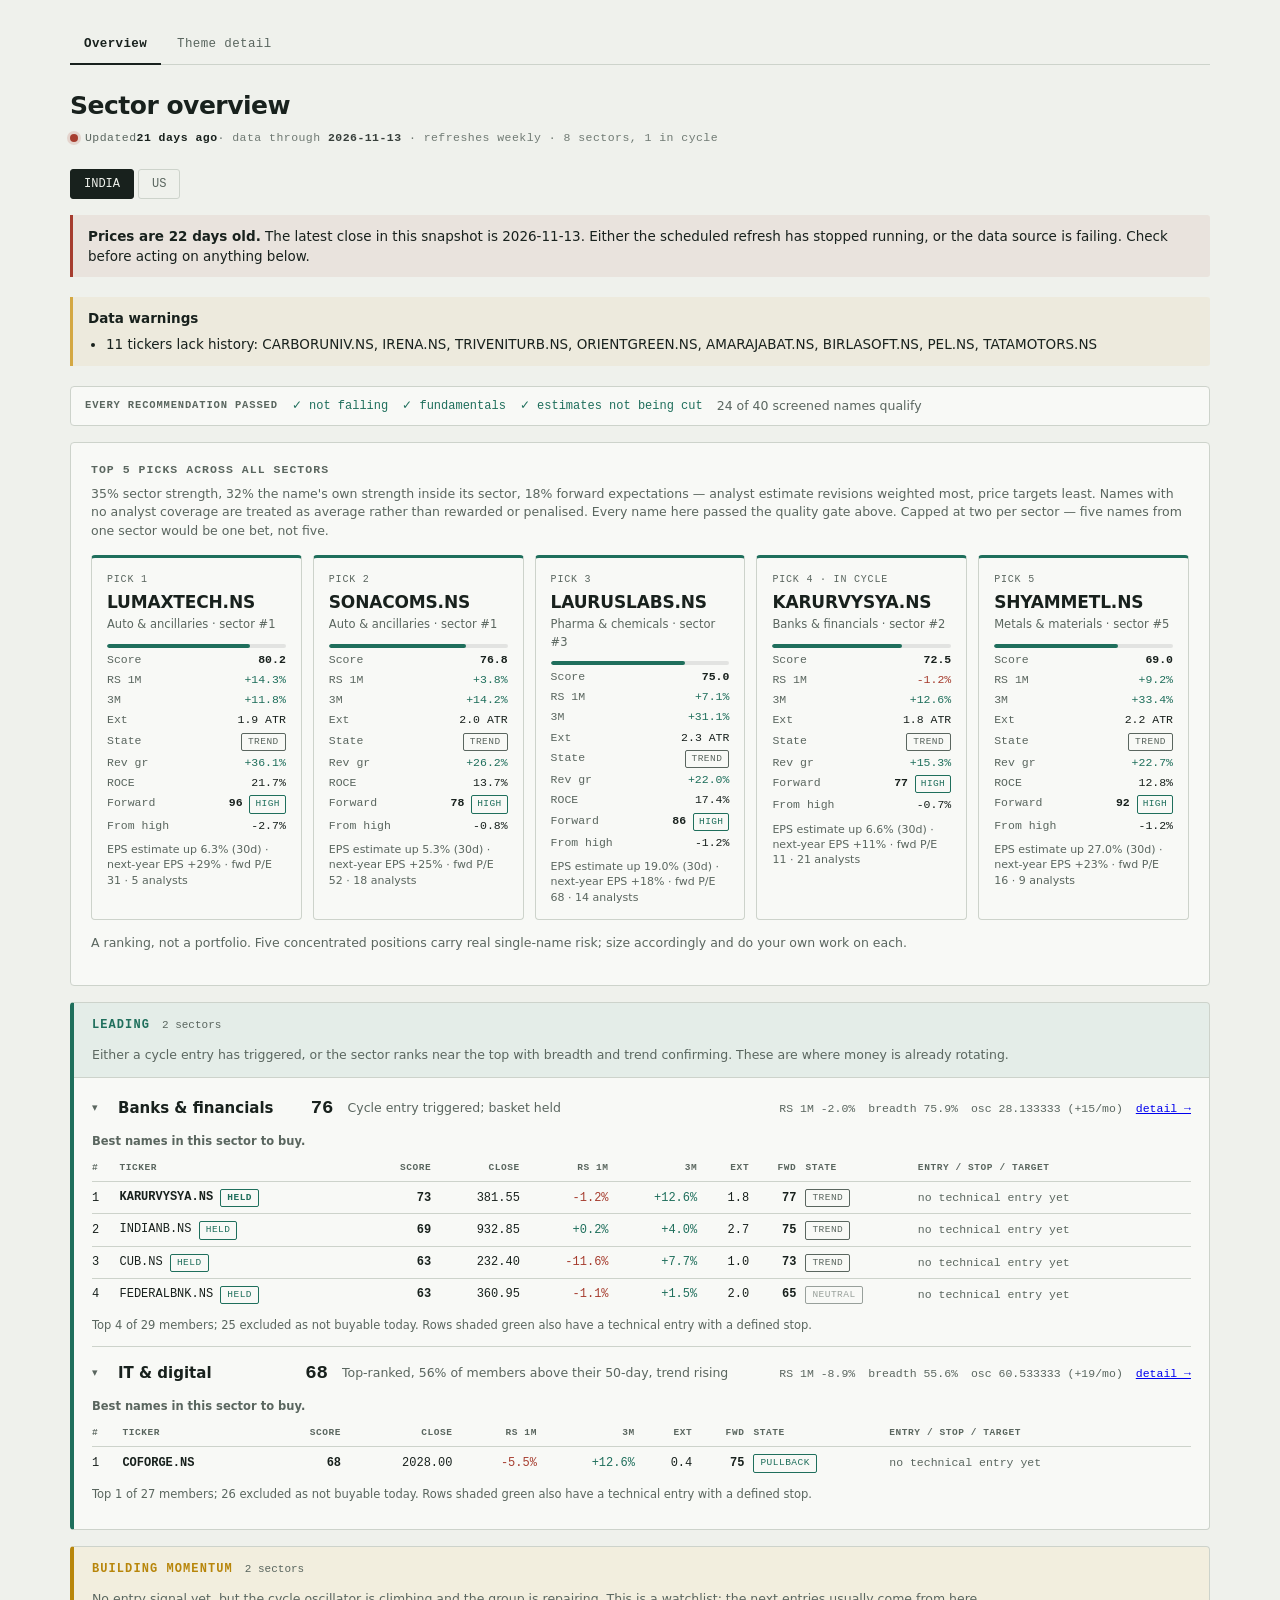
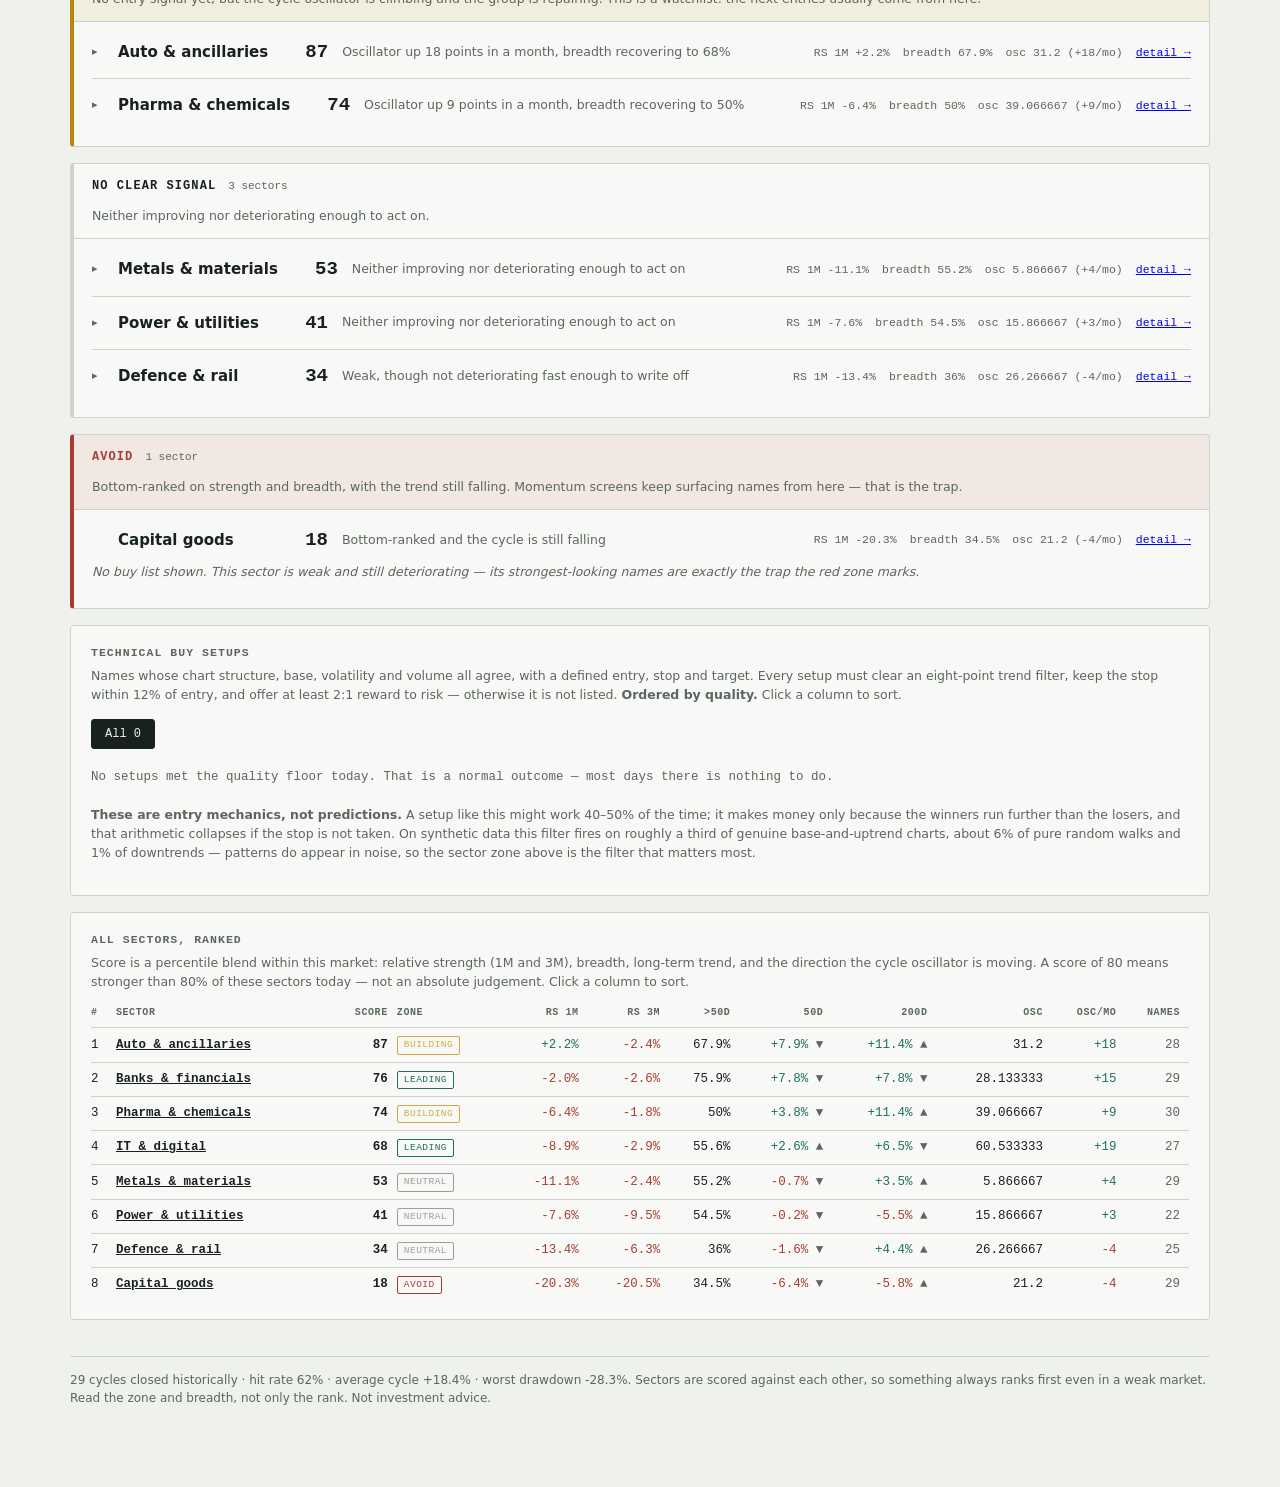
<file: docs/index.html>
<!DOCTYPE html>
<html lang="en">
<head>
<meta charset="utf-8">
<meta name="viewport" content="width=device-width,initial-scale=1,viewport-fit=cover">
<meta name="theme-color" content="#EFF1EC" media="(prefers-color-scheme: light)">
<meta name="theme-color" content="#121714" media="(prefers-color-scheme: dark)">
<meta name="apple-mobile-web-app-capable" content="yes">
<meta name="apple-mobile-web-app-title" content="Cycles">
<link rel="manifest" href="manifest.webmanifest">
<link rel="icon" href="icon.svg" type="image/svg+xml">
<link rel="apple-touch-icon" href="icon.svg">
<title>Sector overview</title>
<link rel="stylesheet" href="style.css">
</head>
<body>
<div class="wrap">

<nav>
  <a href="index.html" class="active">Overview</a>
  <a href="themes.html">Theme detail</a>
</nav>

<header>
  <h1>Sector overview</h1>
  <div class="sub" id="stamp">Loading…</div>
</header>

<div id="market-chips" class="chips"></div>
<div id="warnings"></div>

<div id="qbar"></div>
<div id="picks-wrap"></div>
<div id="zones"></div>

<div class="card" id="tech-card">
  <h2>Technical buy setups</h2>
  <p class="hint">Names whose chart structure, base, volatility and volume all agree, with a
  defined entry, stop and target. Every setup must clear an eight-point trend filter, keep the
  stop within 12% of entry, and offer at least 2:1 reward to risk — otherwise it is not listed.
  <strong>Ordered by quality.</strong> Click a column to sort.</p>
  <div id="tech-chips" class="chips" style="margin-bottom:12px"></div>
  <div class="scroll"><table id="tech"></table></div>
  <p class="hint" style="margin-top:13px"><strong>These are entry mechanics, not predictions.</strong>
  A setup like this might work 40–50% of the time; it makes money only because the winners run
  further than the losers, and that arithmetic collapses if the stop is not taken. On synthetic
  data this filter fires on roughly a third of genuine base-and-uptrend charts, about 6% of pure
  random walks and 1% of downtrends — patterns do appear in noise, so the sector zone above is the
  filter that matters most.</p>
</div>

<div class="card" id="league-card">
  <h2>All sectors, ranked</h2>
  <p class="hint">Score is a percentile blend within this market: relative strength (1M and
  3M), breadth, long-term trend, and the direction the cycle oscillator is moving. A score
  of 80 means stronger than 80% of these sectors today — not an absolute judgement.
  Click a column to sort.</p>
  <div class="scroll"><table id="league"></table></div>
</div>

<footer id="foot">
  Sectors are scored against each other, so the ranking is always relative — in a weak
  market something still ranks first. Read the zone and the breadth column, not only the rank.
</footer>

</div>
<script src="app.js"></script>
<script>
const ZONE_META = {
  leading:  { cls: 'zone-lead',    title: 'Leading',
              what: 'Either a cycle entry has triggered, or the sector ranks near the top with breadth and trend confirming. These are where money is already rotating.' },
  building: { cls: 'zone-build',   title: 'Building momentum',
              what: 'No entry signal yet, but the cycle oscillator is climbing and the group is repairing. This is a watchlist: the next entries usually come from here.' },
  neutral:  { cls: 'zone-neutral', title: 'No clear signal',
              what: 'Neither improving nor deteriorating enough to act on.' },
  avoid:    { cls: 'zone-avoid',   title: 'Avoid',
              what: 'Bottom-ranked on strength and breadth, with the trend still falling. Momentum screens keep surfacing names from here — that is the trap.' },
};

function pickCard(p) {
  const w = Math.max(0, Math.min(100, p.pick_score));
  return `<div class="pick">
    <div class="r">PICK ${p.pick_rank}${p.in_cycle_theme ? ' · IN CYCLE' : ''}</div>
    <div class="tk">${p.ticker}</div>
    <div class="th">${p.theme} · sector #${p.sector_rank}</div>
    <div class="bar"><i style="width:${w}%"></i></div>
    <dl>
      <dt>Score</dt><dd><strong>${num(p.pick_score, 1)}</strong></dd>
      <dt>RS 1M</dt><dd class="${cls(p.rs_1m)}">${sgn(p.rs_1m)}</dd>
      <dt>3M</dt><dd class="${cls(p.ret_3m)}">${sgn(p.ret_3m)}</dd>
      <dt>Ext</dt><dd>${num(p.atr_extension, 1)} ATR</dd>
      <dt>State</dt><dd><span class="tag s-${p.setup}">${p.setup ?? '—'}</span></dd>
      ${p.revenue_growth != null ? `<dt>Rev gr</dt><dd class="${cls(p.revenue_growth)}">${sgn(p.revenue_growth)}</dd>` : ''}
      ${p.roce != null ? `<dt>ROCE</dt><dd>${pct(p.roce)}</dd>` : ''}
      <dt>Forward</dt><dd>${p.fwd_score != null
        ? `<span class="fscore">${num(p.fwd_score, 0)}</span>` : '<span class="muted">—</span>'}
        <span class="cov cov-${p.coverage || 'none'}">${p.coverage || 'none'}</span></dd>
      ${p.drawdown_from_high != null ? `<dt>From high</dt><dd>${sgn(p.drawdown_from_high)}</dd>` : ''}
    </dl>
    <div class="fwd">${p.fwd_summary || 'no analyst coverage'}</div>
    ${p.tech_signal ? `<div class="trade" style="margin-top:10px;padding-top:9px;border-top:1px solid var(--rule)">
      <span class="sig-${p.tech_signal}"><b>${p.tech_signal}</b></span> ·
      stop <span class="st">${num(p.tech_stop)}</span> ·
      target <span class="tg">${num(p.tech_target)}</span> ·
      <b>${num(p.tech_rr, 1)}R</b></div>` : ''}
    </div>`;
}

// The best names inside one sector, rendered under that sector's own row.
function sectorPickTable(s) {
  const picks = s.picks || [];
  if (!picks.length) {
    return `<p class="picknote">No member is currently buyable: every name is either below a
      falling 50-day, stretched past 3 ATR, or failed the screen.</p>`;
  }
  const pool = s.pick_pool;
  return `<div class="zpicks"><table>
    <thead><tr><th>#</th><th>Ticker</th><th class="num">Score</th><th class="num">Close</th>
      <th class="num">RS 1M</th><th class="num">3M</th><th class="num">Ext</th>
      <th class="num">Fwd</th><th>State</th><th>Entry / stop / target</th></tr></thead><tbody>` +
    picks.map(p => `<tr class="${p.tech_signal ? 'has-tech' : ''}">
      <td>${p.sector_pick_rank}</td>
      <td class="${p.sector_pick_rank === 1 ? 'lead-cell' : ''}">${p.ticker}${
        p.in_basket ? ' <span class="tag s-pullback">held</span>' : ''}</td>
      <td class="num"><strong>${num(p.pick_score, 0)}</strong></td>
      <td class="num">${num(p.close)}</td>
      <td class="num ${cls(p.rs_1m)}">${sgn(p.rs_1m)}</td>
      <td class="num ${cls(p.ret_3m)}">${sgn(p.ret_3m)}</td>
      <td class="num">${num(p.atr_extension, 1)}</td>
      <td class="num" title="${(p.fwd_summary || 'no analyst coverage').replace(/"/g, '')}">${
        p.fwd_score != null ? `<span class="fscore">${num(p.fwd_score, 0)}</span>` : '<span class="muted">—</span>'}</td>
      <td><span class="tag s-${p.setup}">${p.setup ?? '—'}</span></td>
      <td class="trade">${p.tech_signal
        ? `<span class="sig-${p.tech_signal}"><b>${p.tech_signal}</b></span>
           ${num(p.tech_entry)} / <span class="st">${num(p.tech_stop)}</span>
           / <span class="tg">${num(p.tech_target)}</span> <b>${num(p.tech_rr, 1)}R</b>`
        : '<span class="muted">no technical entry yet</span>'}</td>
    </tr>`).join('') + `</tbody></table>
    ${pool ? `<p class="picknote">Top ${picks.length} of ${pool.candidates} members;
      ${pool.excluded} excluded as not buyable today. Rows shaded green also have a
      technical entry with a defined stop.</p>` : ''}</div>`;
}

function zoneBlock(zone, sectors) {
  const rows = sectors.filter(s => s.zone === zone);
  if (!rows.length) return '';
  const m = ZONE_META[zone];
  // Leading sectors open by default -- they are where the buying happens.
  // Avoid sectors never show a buy list at all; that would contradict the label.
  const openByDefault = zone === 'leading';
  const showPicks = zone !== 'avoid';

  return `<div class="zone ${m.cls}">
    <div class="head"><h2>${m.title}</h2><span class="n">${rows.length} sector${rows.length > 1 ? 's' : ''}</span>
      <span class="what">${m.what}</span></div>
    <div class="body">` +
    rows.map((s, i) => `<div class="zsec">
      <div class="zhead" data-sec="${zone}-${i}">
        ${showPicks ? `<span class="caret">${openByDefault ? '▾' : '▸'}</span>` : '<span class="caret"></span>'}
        <span class="nm">${s.theme}</span>
        <span class="sc">${num(s.score, 0)}</span>
        <span class="why">${s.reason}</span>
        <span class="mets">
          <span>RS 1M ${sgn(s.rs_1m)}</span>
          <span>breadth ${s.breadth_50d == null ? '—' : s.breadth_50d + '%'}</span>
          <span>osc ${s.oscillator ?? '—'}${s.osc_slope == null ? '' :
            ` (${s.osc_slope >= 0 ? '+' : ''}${num(s.osc_slope, 0)}/mo)`}</span>
          <a href="themes.html?m=${market}#${encodeURIComponent(s.theme)}">detail →</a>
        </span>
      </div>
      ${showPicks
        ? `<div id="sec-${zone}-${i}" ${openByDefault ? '' : 'hidden'}>
             <p class="picknote" style="margin-top:10px">${
               zone === 'leading' ? '<strong>Best names in this sector to buy.</strong>'
               : zone === 'building' ? '<strong>Watchlist.</strong> The sector has not signalled yet — these are the names to be ready on, not to buy today.'
               : '<strong>For reference.</strong> The sector shows no clear signal, so these carry no sector tailwind.'
             }</p>${sectorPickTable(s)}`
           + `</div>`
        : `<p class="nobuy">No buy list shown. This sector is weak and still deteriorating —
             its strongest-looking names are exactly the trap the red zone marks.</p>`}
    </div>`).join('') + `</div></div>`;
}

async function render() {
  const d = await loadMarket(market);
  stamp(d);
  const sectors = d.sectors || [];

  const full = (d.quality_mode || '').includes('fundamentals');
  const sm = d.summary || {};
  document.getElementById('qbar').innerHTML = `<div class="qbar">
    <b>Every recommendation passed</b>
    <span class="ok">✓ not falling</span>
    <span class="${full ? 'ok' : 'off'}">✓ fundamentals</span>
    <span class="${full ? 'ok' : 'off'}">✓ estimates not being cut</span>
    <span class="muted">${sm.quality_passed ?? '—'} of ${sm.screened ?? '—'} screened names qualify${
      full ? '' : ' · <strong>price-structure only this run</strong> (run without --no-gate for the full screen)'}</span>
  </div>`;

  const picks = d.picks || [];
  document.getElementById('picks-wrap').innerHTML = picks.length ? `
    <div class="card"><h2>Top ${picks.length} picks across all sectors</h2>
      <p class="hint">35% sector strength, 32% the name's own strength inside its sector, 18%
      forward expectations — analyst estimate revisions weighted most, price targets least.
      Names with no analyst coverage are treated as average rather than rewarded or penalised.
      Every name here passed the quality gate above. Capped at two per sector — five names
      from one sector would be one bet, not five.</p>
      <div class="picks">${picks.map(pickCard).join('')}</div>
      <p class="hint" style="margin-top:14px">A ranking, not a portfolio. Five concentrated
      positions carry real single-name risk; size accordingly and do your own work on each.</p>
    </div>` : '';

  document.getElementById('zones').innerHTML =
    ['leading', 'building', 'neutral', 'avoid'].map(z => zoneBlock(z, sectors)).join('')
    || '<div class="card"><p class="hint">No sectors scored.</p></div>';

  document.querySelectorAll('.zhead[data-sec]').forEach(h => h.onclick = e => {
    if (e.target.tagName === 'A') return;          // let the detail link through
    const panel = document.getElementById('sec-' + h.dataset.sec);
    if (!panel) return;
    panel.hidden = !panel.hidden;
    const c = h.querySelector('.caret');
    if (c) c.textContent = panel.hidden ? '▸' : '▾';
  });

  // ---- technical setups
  const tech = d.technical || [];
  const TECH_HELP = {
    breakout: 'Clears a genuine base on expanding volume. The most actionable, and the most likely to fail immediately if the market turns.',
    pullback: 'An intact uptrend has come back to a rising average. Best risk, because the stop sits close beneath.',
    squeeze: 'Volatility contracted near the highs. A watch, not a buy — direction is unresolved until it expands.',
    reclaim: 'Back above the 50-day from below. Earliest in a turn and the least reliable of the four.',
  };
  let techFilter = 'all';
  const techCounts = {};
  tech.forEach(s => techCounts[s.signal] = (techCounts[s.signal] || 0) + 1);

  function paintTech() {
    const rows = tech.filter(s => techFilter === 'all' || s.signal === techFilter);
    const el = document.getElementById('tech');
    if (!rows.length) {
      el.innerHTML = '<tbody><tr><td class="muted">No setups met the quality floor today. That is a normal outcome — most days there is nothing to do.</td></tr></tbody>';
      return;
    }
    const maxRR = Math.max(...rows.map(s => s.reward_risk || 0), 1);
    el.innerHTML = `<thead><tr><th>Ticker</th><th>Setup</th><th class="num">Quality</th>
      <th>Sector</th><th class="num">Entry</th><th class="num">Stop</th><th class="num">Target</th>
      <th class="num">Risk</th><th class="num">R:R</th><th data-nosort>Risk / reward</th>
      <th class="num">Trend</th><th class="num">RS 1M</th></tr></thead><tbody>` +
      rows.map(s => {
        const rw = Math.min(100, (s.reward_risk / maxRR) * 78);
        return `<tr>
        <td data-sort="${s.ticker}"><strong>${s.ticker}</strong>
          <div class="hint" style="font-size:11px;margin:2px 0 0">${s.reasons || ''}</div></td>
        <td data-sort="${s.signal}"><span class="tag sig-${s.signal}">${s.signal}</span></td>
        <td class="num" data-sort="${s.quality}"><span class="qbadge">${num(s.quality, 0)}</span></td>
        <td class="muted" data-sort="${s.theme || ''}">${s.theme || '—'}</td>
        <td class="num" data-sort="${s.entry}">${num(s.entry)}</td>
        <td class="num neg" data-sort="${s.stop}">${num(s.stop)}</td>
        <td class="num pos" data-sort="${s.target}">${num(s.target)}</td>
        <td class="num" data-sort="${s.risk_pct}">${pct(s.risk_pct)}</td>
        <td class="num" data-sort="${s.reward_risk}"><strong>${num(s.reward_risk, 1)}</strong></td>
        <td data-nosort><span class="rrbar"><i class="risk" style="width:${(78 / (s.reward_risk || 1)).toFixed(0)}%"></i><i class="rew" style="width:${rw.toFixed(0)}%"></i></span></td>
        <td class="num muted" data-sort="${s.trend_passed ?? ''}">${s.trend_checks || '—'}</td>
        <td class="num ${cls(s.rs_1m)}" data-sort="${s.rs_1m ?? ''}">${sgn(s.rs_1m)}</td></tr>`;
      }).join('') + '</tbody>';
    makeSortable(el);
  }

  document.getElementById('tech-chips').innerHTML =
    [['all', `All ${tech.length}`]].concat(
      ['breakout', 'pullback', 'squeeze', 'reclaim']
        .filter(k => techCounts[k])
        .map(k => [k, `${k} ${techCounts[k]}`]))
    .map(([k, l]) => `<button class="chip" aria-pressed="${k === 'all'}" data-t="${k}" ${
      TECH_HELP[k] ? `title="${TECH_HELP[k]}"` : ''}>${l}</button>`).join('');
  document.querySelectorAll('#tech-chips .chip').forEach(b => b.onclick = () => {
    techFilter = b.dataset.t;
    document.querySelectorAll('#tech-chips .chip').forEach(x =>
      x.setAttribute('aria-pressed', x.dataset.t === techFilter));
    paintTech();
  });
  paintTech();

  const cols = [
    ['rank', '#'], ['theme', 'Sector'], ['score', 'Score'], ['zone', 'Zone'],
    ['rs_1m', 'RS 1M'], ['rs_3m', 'RS 3M'], ['breadth_50d', '&gt;50d'],
    ['dist_50d', '50d'], ['dist_200d', '200d'],
    ['oscillator', 'Osc'], ['osc_slope', 'Osc/mo'], ['members', 'Names'],
  ];
  const pctCols = new Set(['rs_1m', 'rs_3m', 'dist_50d', 'dist_200d']);
  document.getElementById('league').innerHTML =
    '<thead><tr>' + cols.map(([k, l], i) =>
      `<th class="${i > 1 && k !== 'zone' ? 'num' : ''}">${l}</th>`).join('') +
    '</tr></thead><tbody>' +
    sectors.map(s => '<tr>' + cols.map(([k]) => {
      const v = s[k];
      if (k === 'rank') return `<td data-sort="${v}">${v}</td>`;
      if (k === 'theme') return `<td data-sort="${v}"><a href="themes.html?m=${market}#${encodeURIComponent(v)}" style="color:inherit"><strong>${v}</strong></a></td>`;
      if (k === 'zone') return `<td data-sort="${v}"><span class="tag ${
        v === 'leading' ? 's-pullback' : v === 'building' ? 's-extended' :
        v === 'avoid' ? 's-broken' : 's-neutral'}">${v}</span></td>`;
      if (k === 'score') return `<td class="num" data-sort="${v ?? ''}"><strong>${num(v, 0)}</strong></td>`;
      if (k === 'breadth_50d') return `<td class="num" data-sort="${v ?? ''}">${v == null ? '—' : v + '%'}</td>`;
      if (k === 'members') return `<td class="num muted" data-sort="${v ?? ''}">${v ?? '—'}</td>`;
      if (k === 'osc_slope') return `<td class="num ${cls(v)}" data-sort="${v ?? ''}">${v == null ? '—' : (v >= 0 ? '+' : '') + num(v, 0)}</td>`;
      if (k === 'oscillator') return `<td class="num" data-sort="${v ?? ''}">${v ?? '—'}</td>`;
      if (pctCols.has(k)) {
        const rise = s['rising_' + k.replace('dist_', '')];
        return `<td class="num ${cls(v)}" data-sort="${v ?? ''}">${sgn(v)}${
          rise === undefined ? '' : ` <span class="muted">${arrow(rise)}</span>`}</td>`;
      }
      return `<td class="num" data-sort="${v ?? ''}">${num(v, 2)}</td>`;
    }).join('') + '</tr>').join('') + '</tbody>';
  makeSortable(document.getElementById('league'));

  const s = d.summary;
  document.getElementById('foot').innerHTML =
    `${s.cycles_closed} cycles closed historically · hit rate ${s.hit_rate == null ? '—' : pct(s.hit_rate, 0)} ·
     average cycle ${sgn(s.avg_cycle_return)} · worst drawdown ${pct(s.worst_drawdown)}.
     Sectors are scored against each other, so something always ranks first even in a weak
     market. Read the zone and breadth, not only the rank. Not investment advice.`;
}

marketChips(() => render().catch(showErr));
function showErr(e) {
  document.getElementById('stamp').textContent = 'No data loaded';
  document.getElementById('zones').innerHTML = failureHtml(e, market);
  document.getElementById('picks-wrap').innerHTML = '';
  document.getElementById('league-card').style.display = 'none';
  document.getElementById('tech-card').style.display = 'none';
}
render().catch(showErr);
</script>
</body>
</html>
</file>
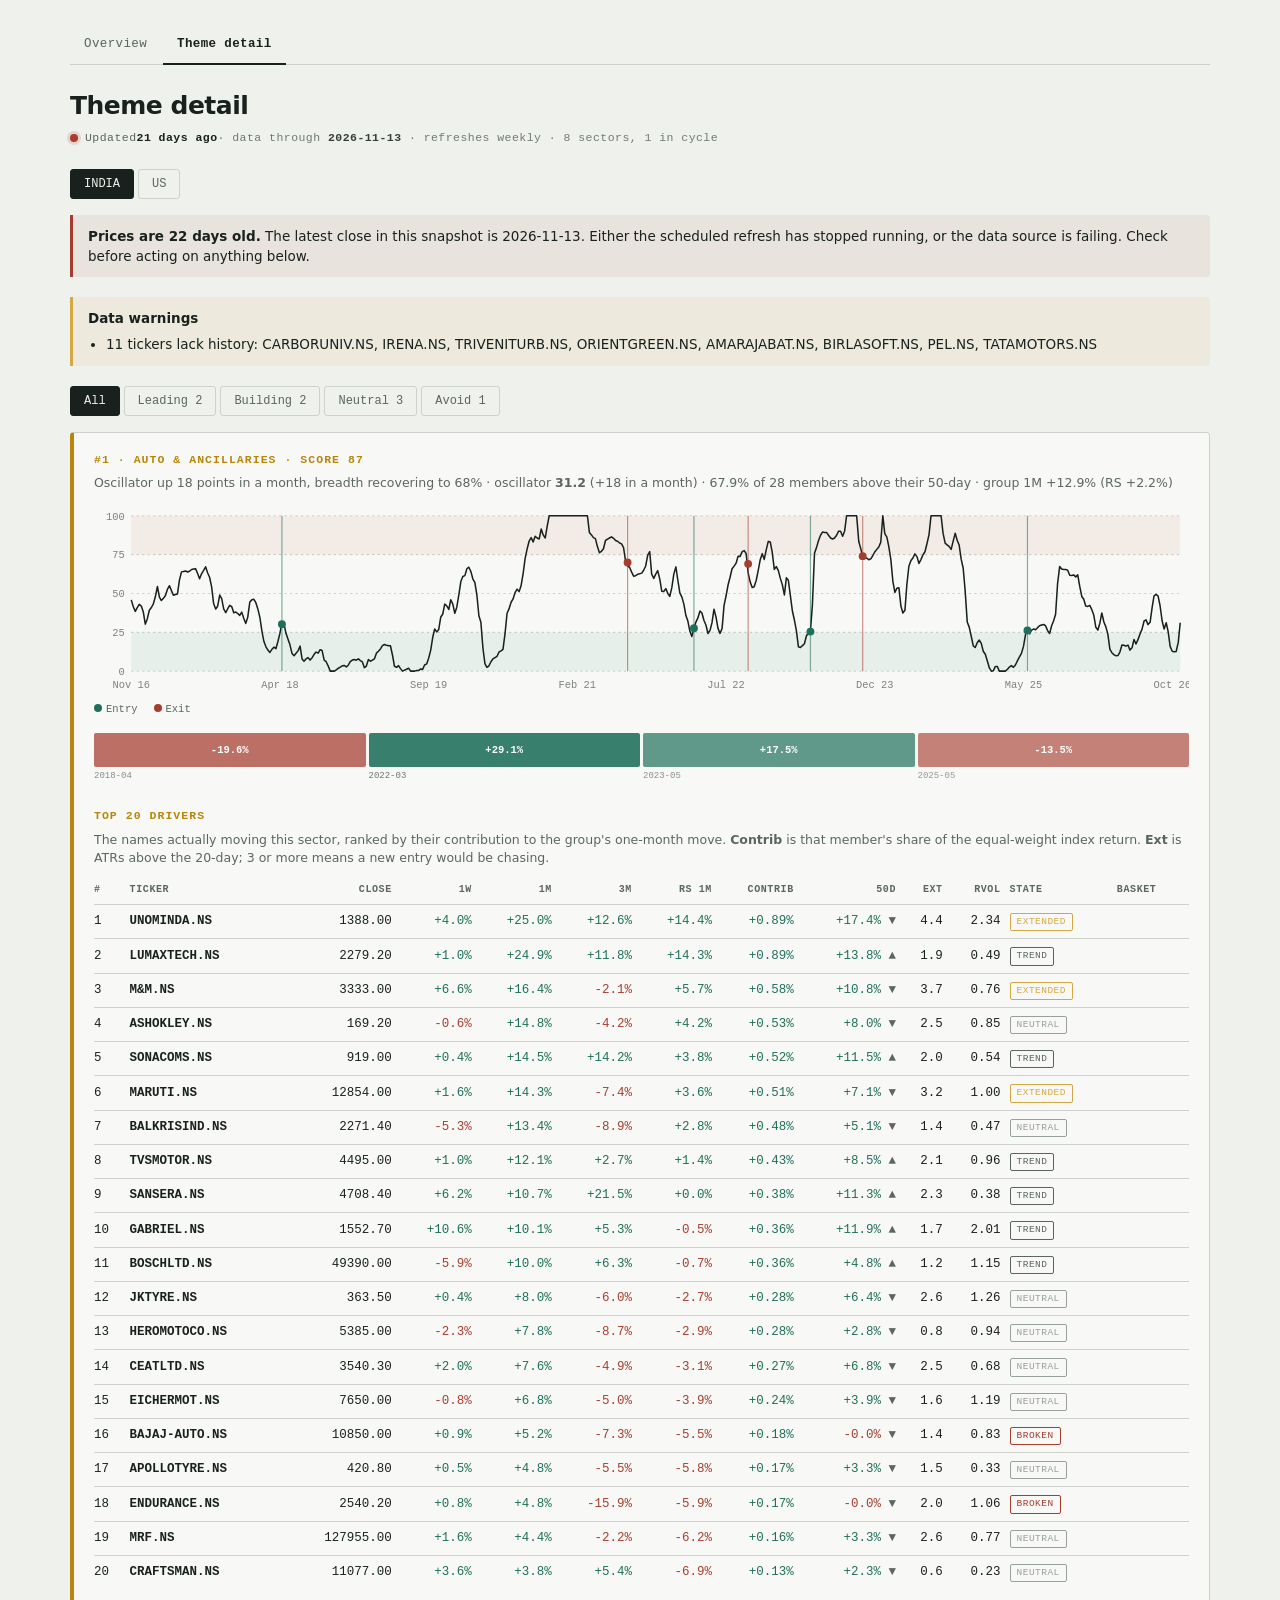
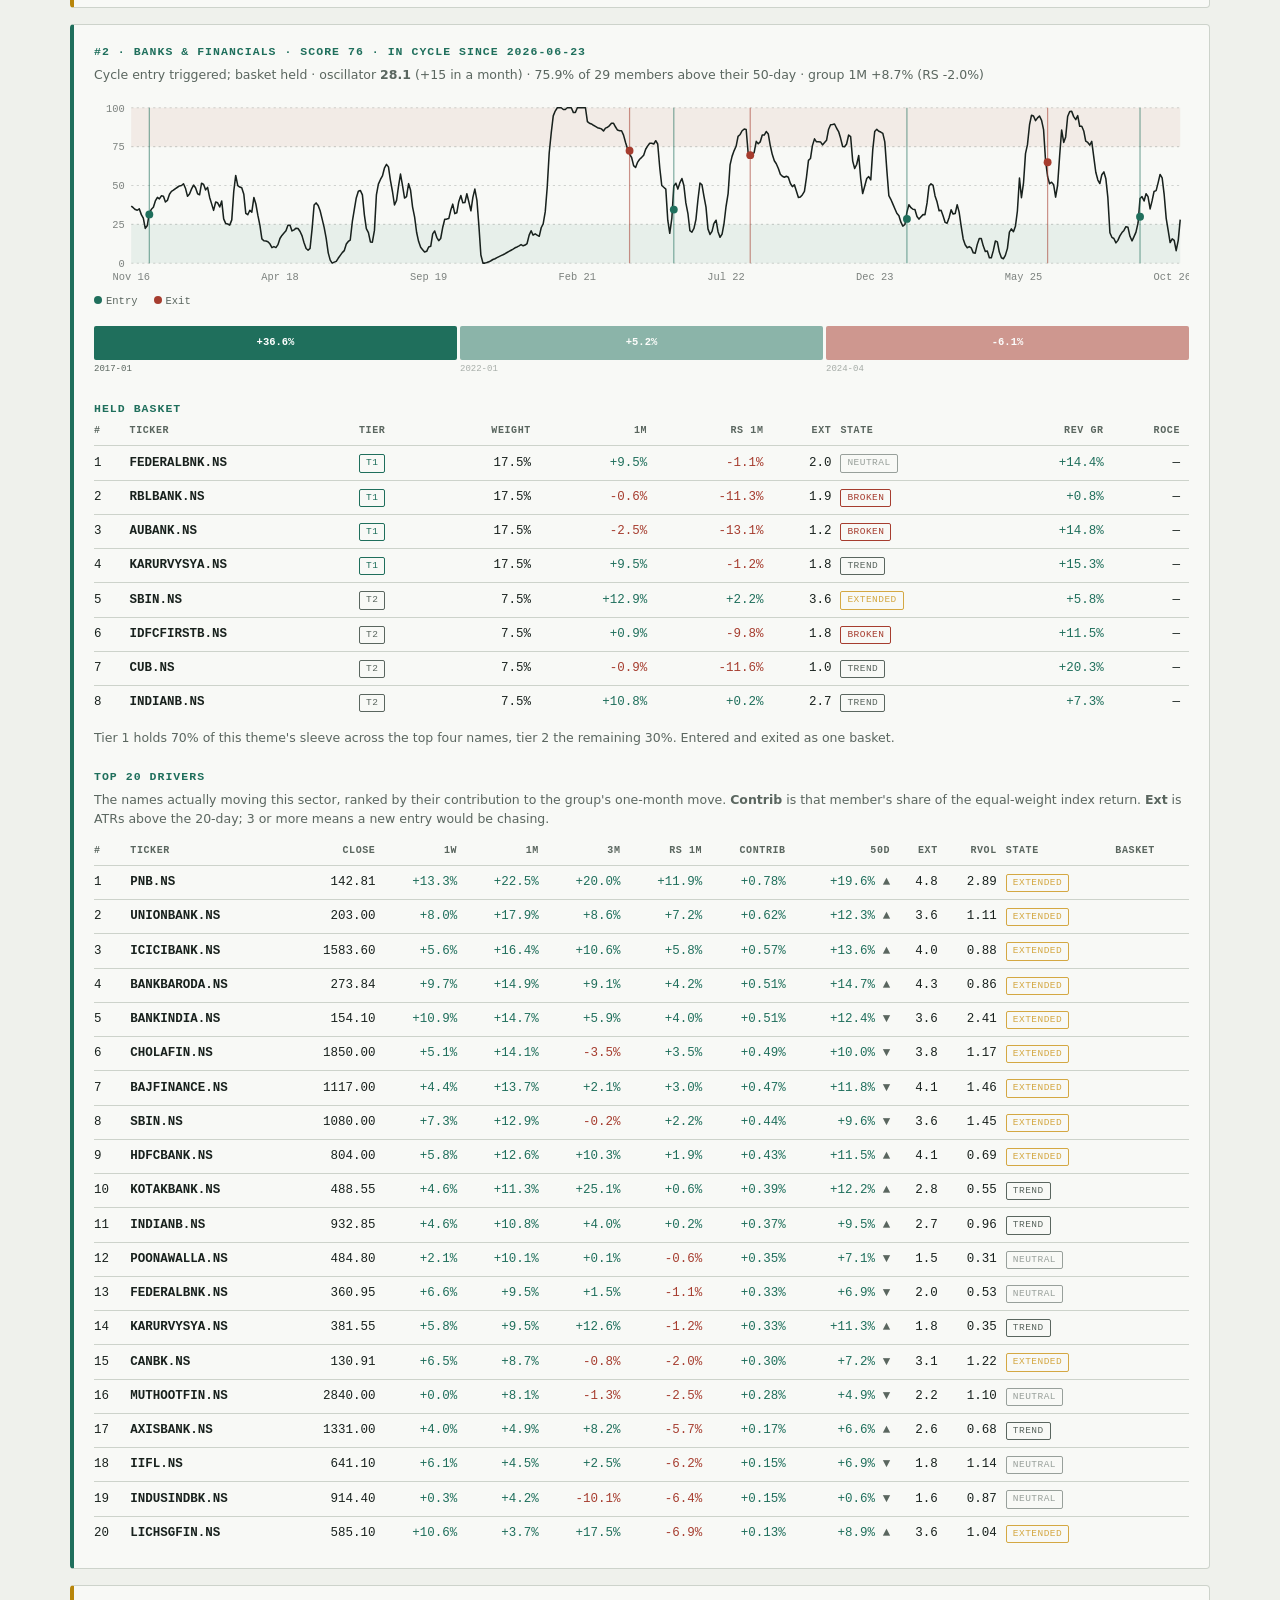
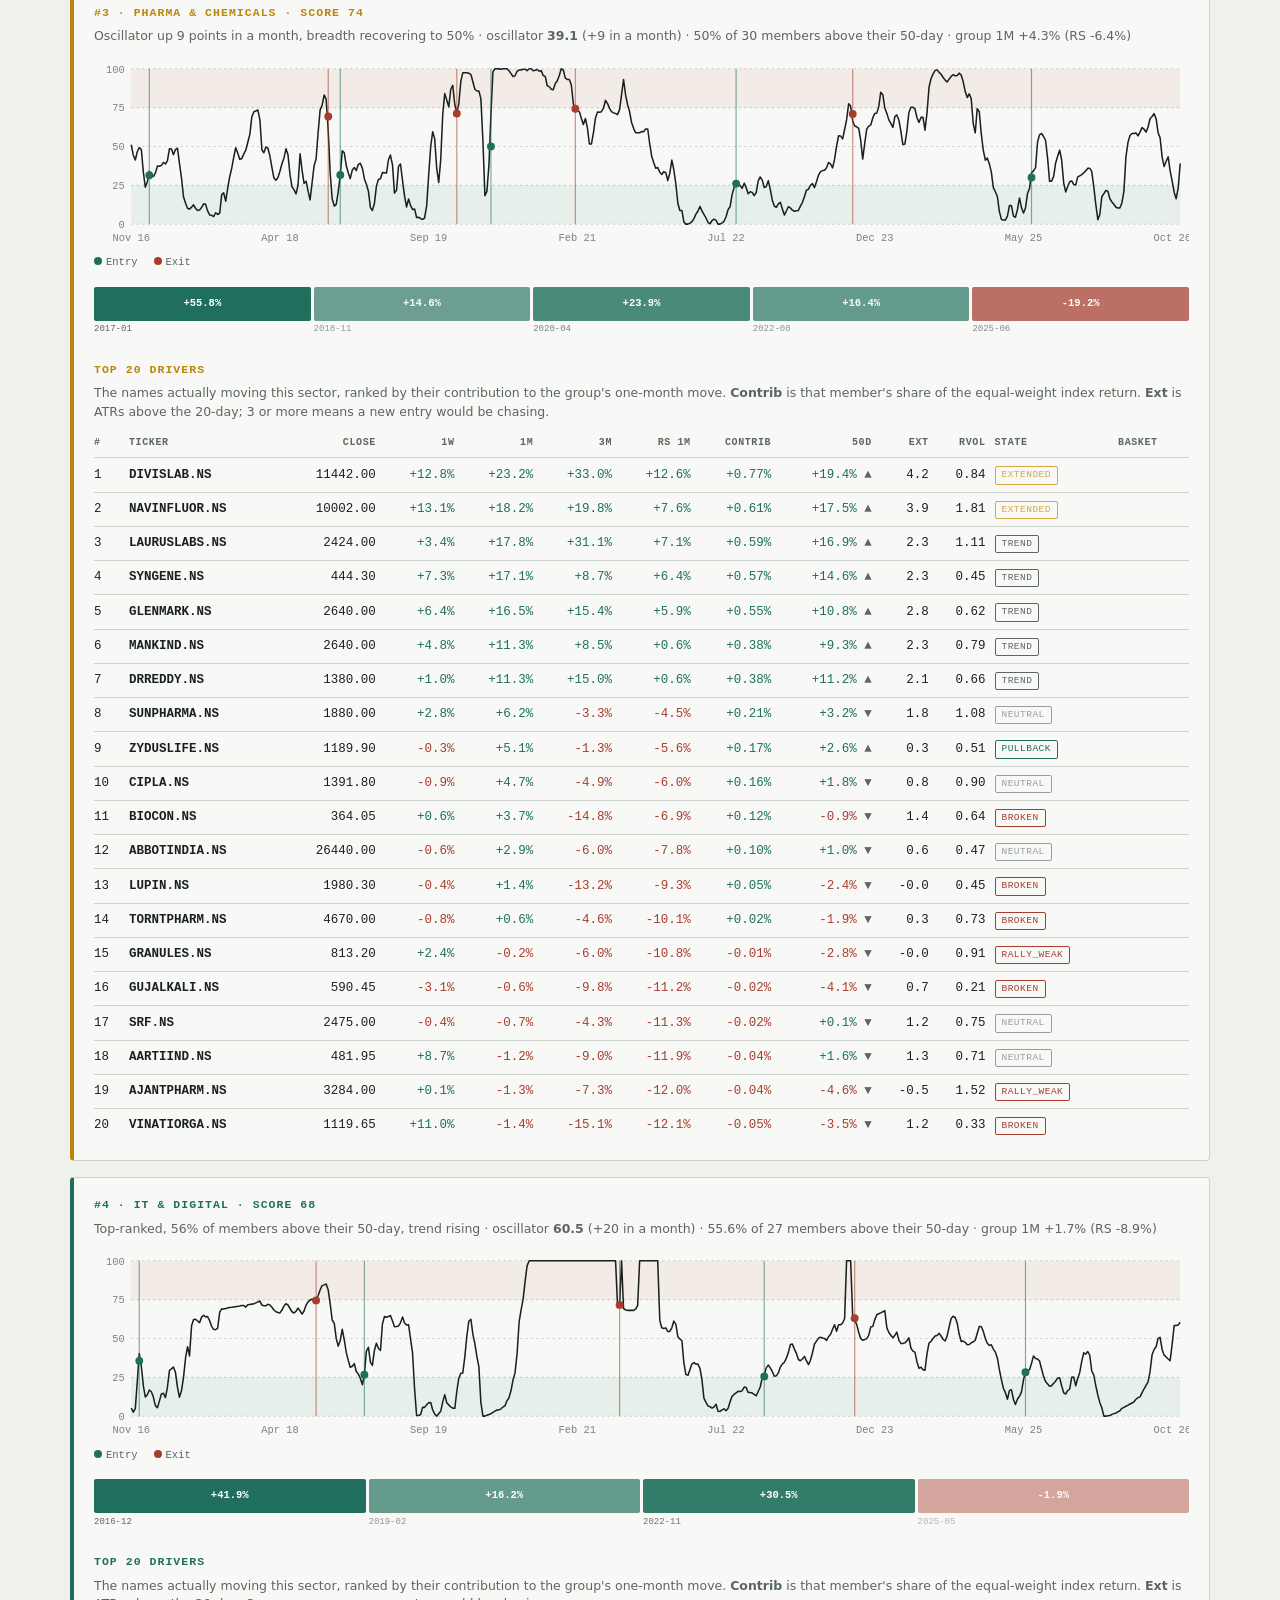
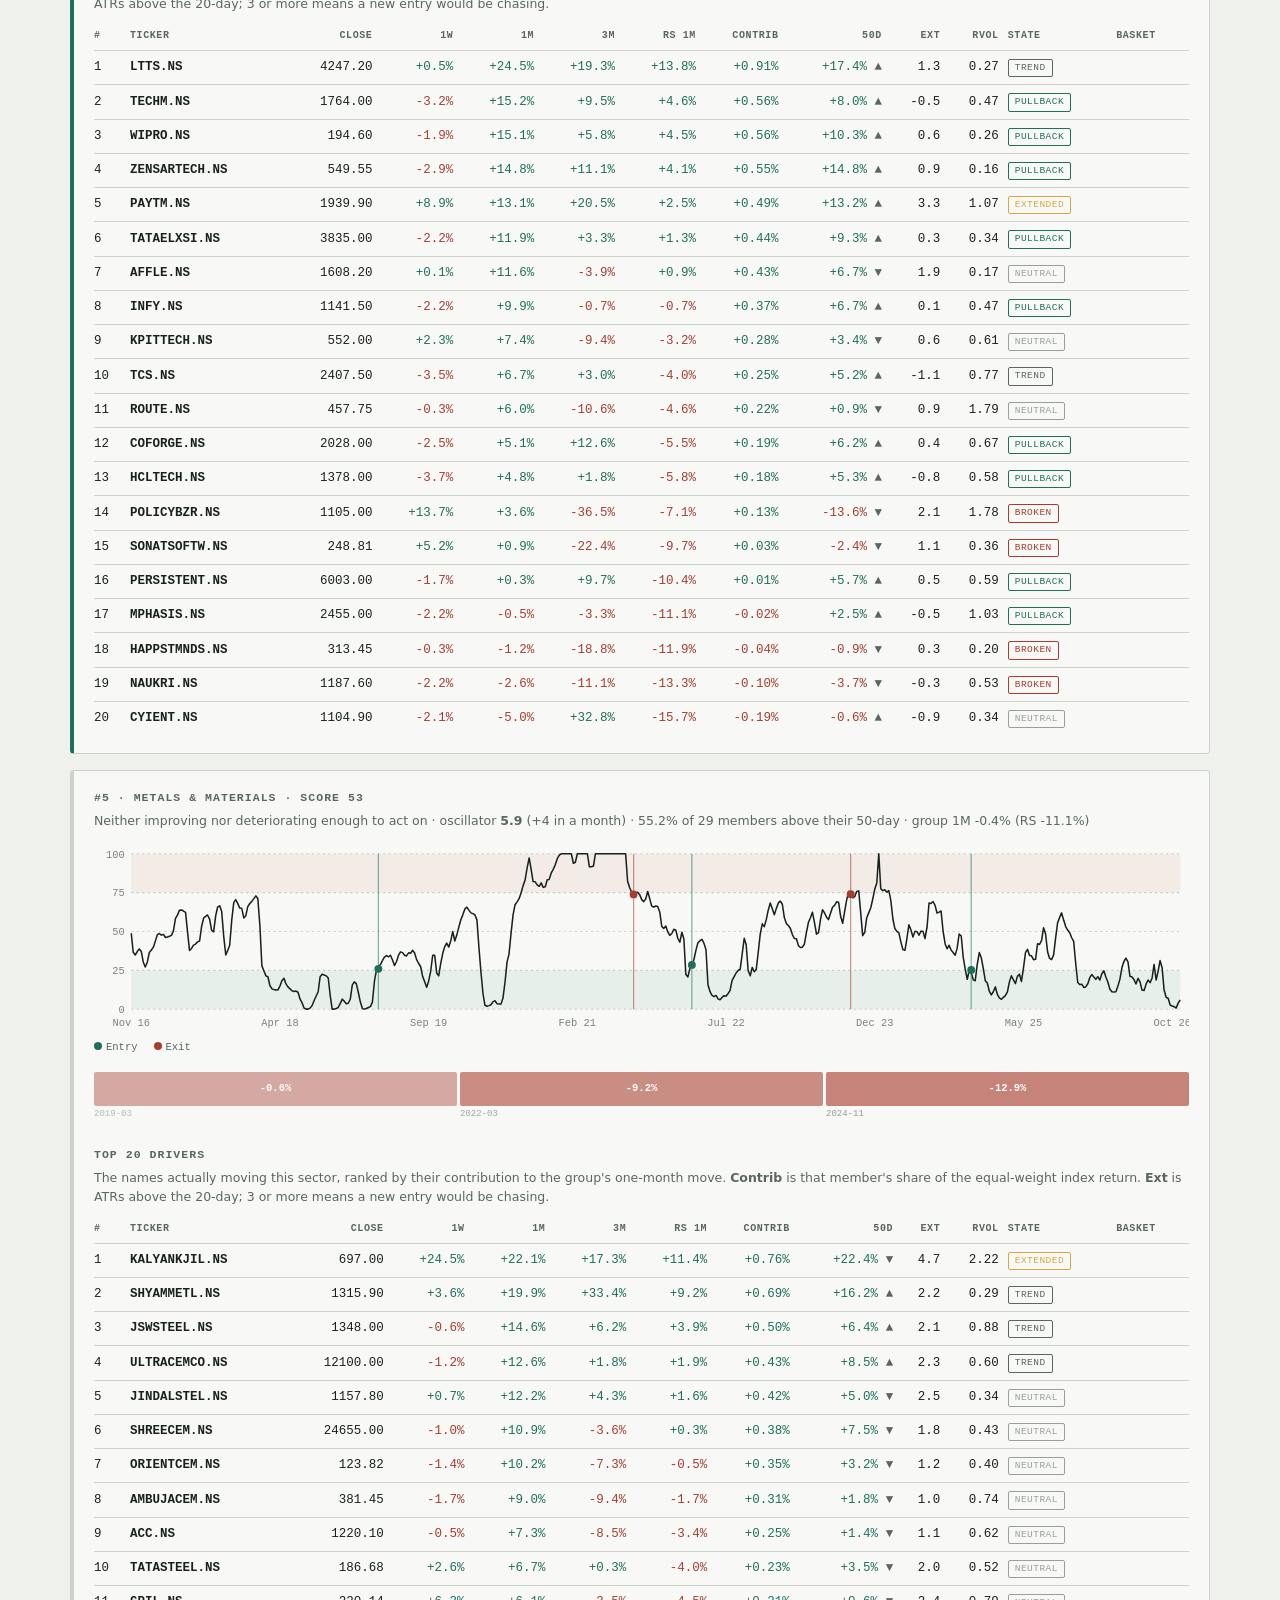
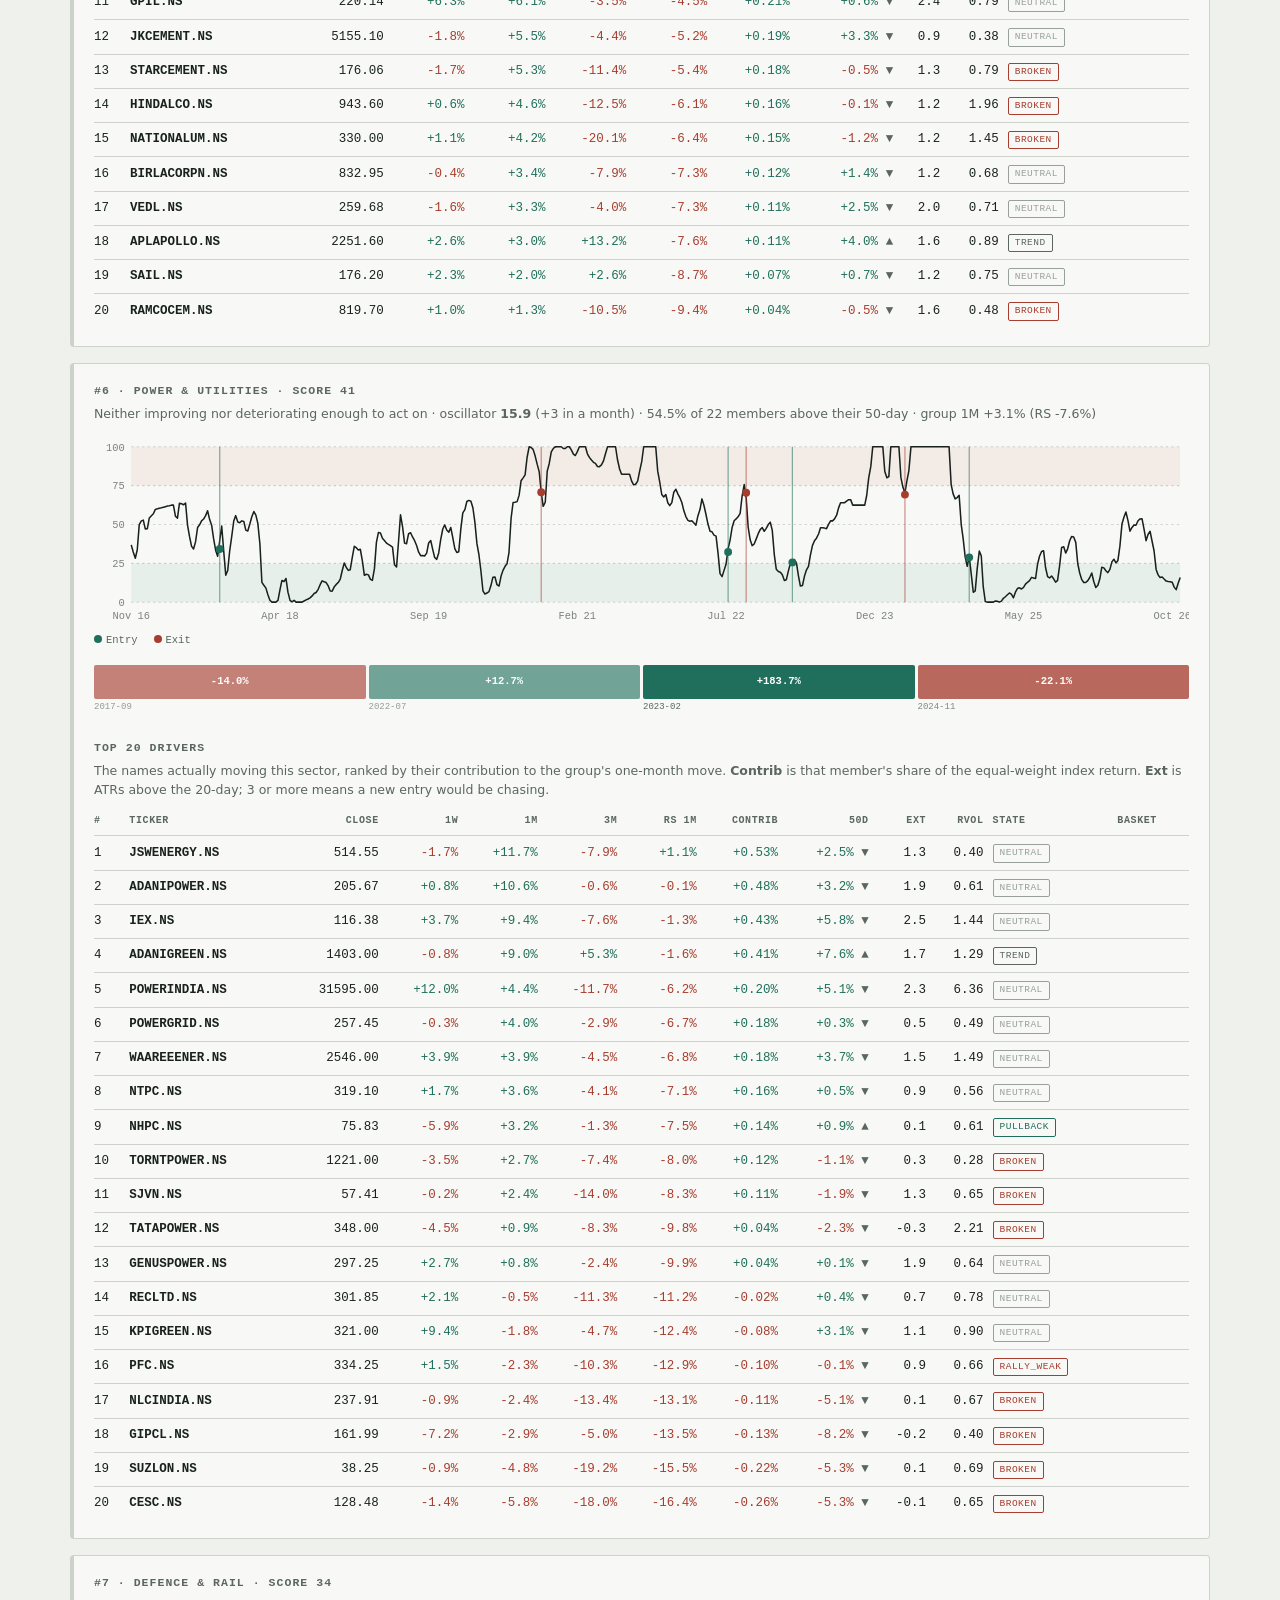
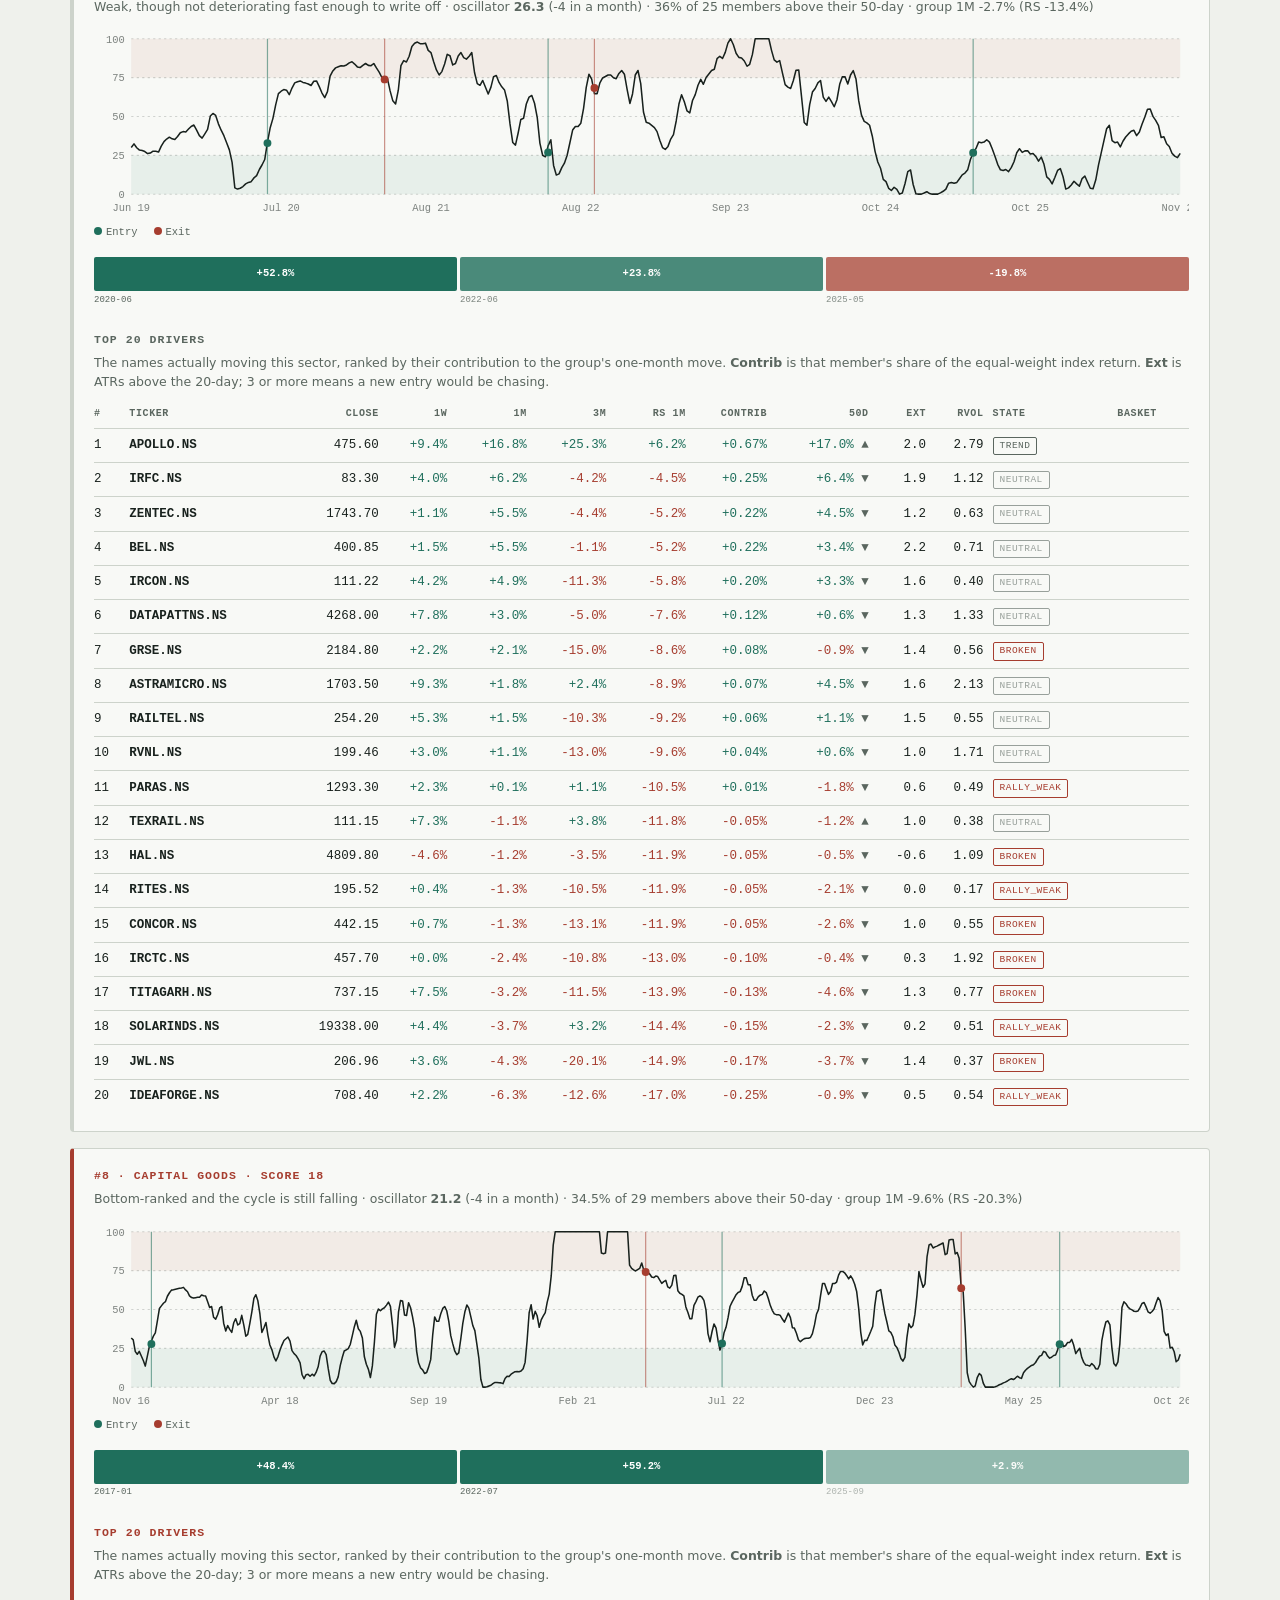
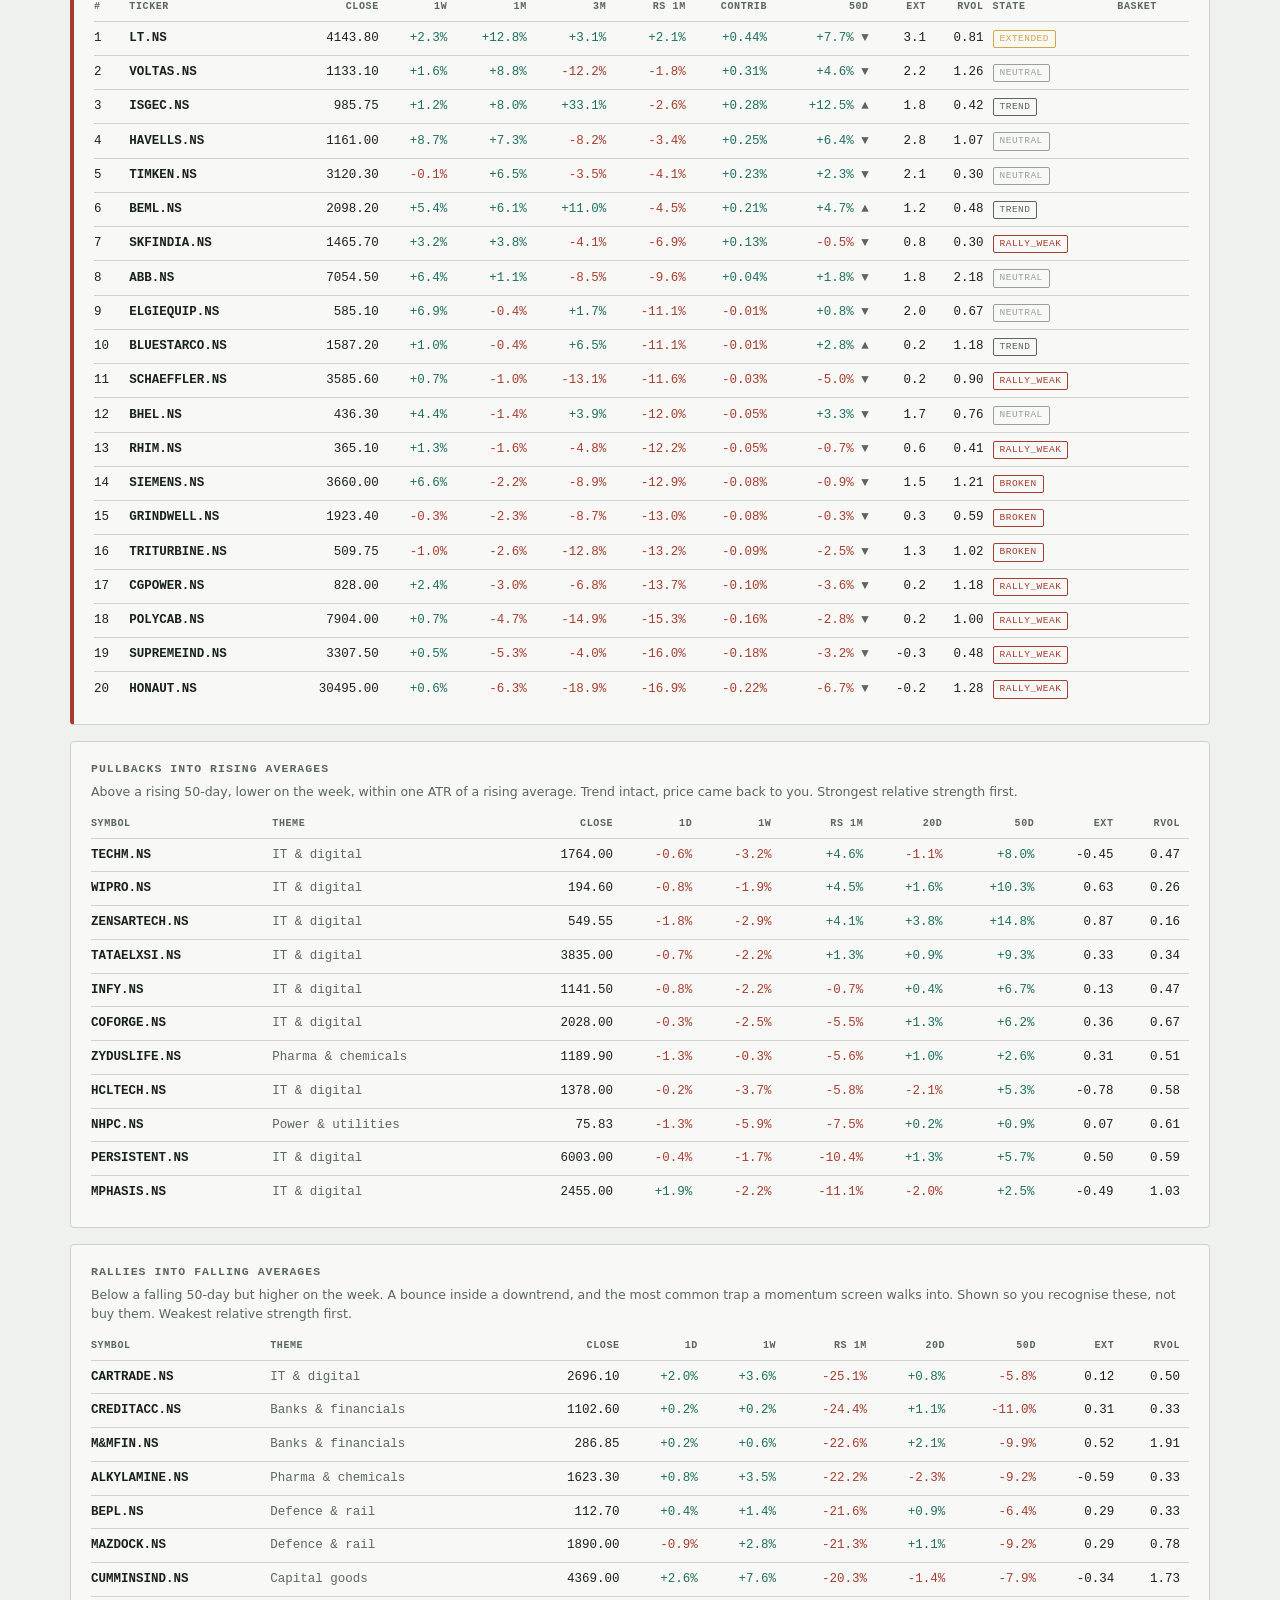
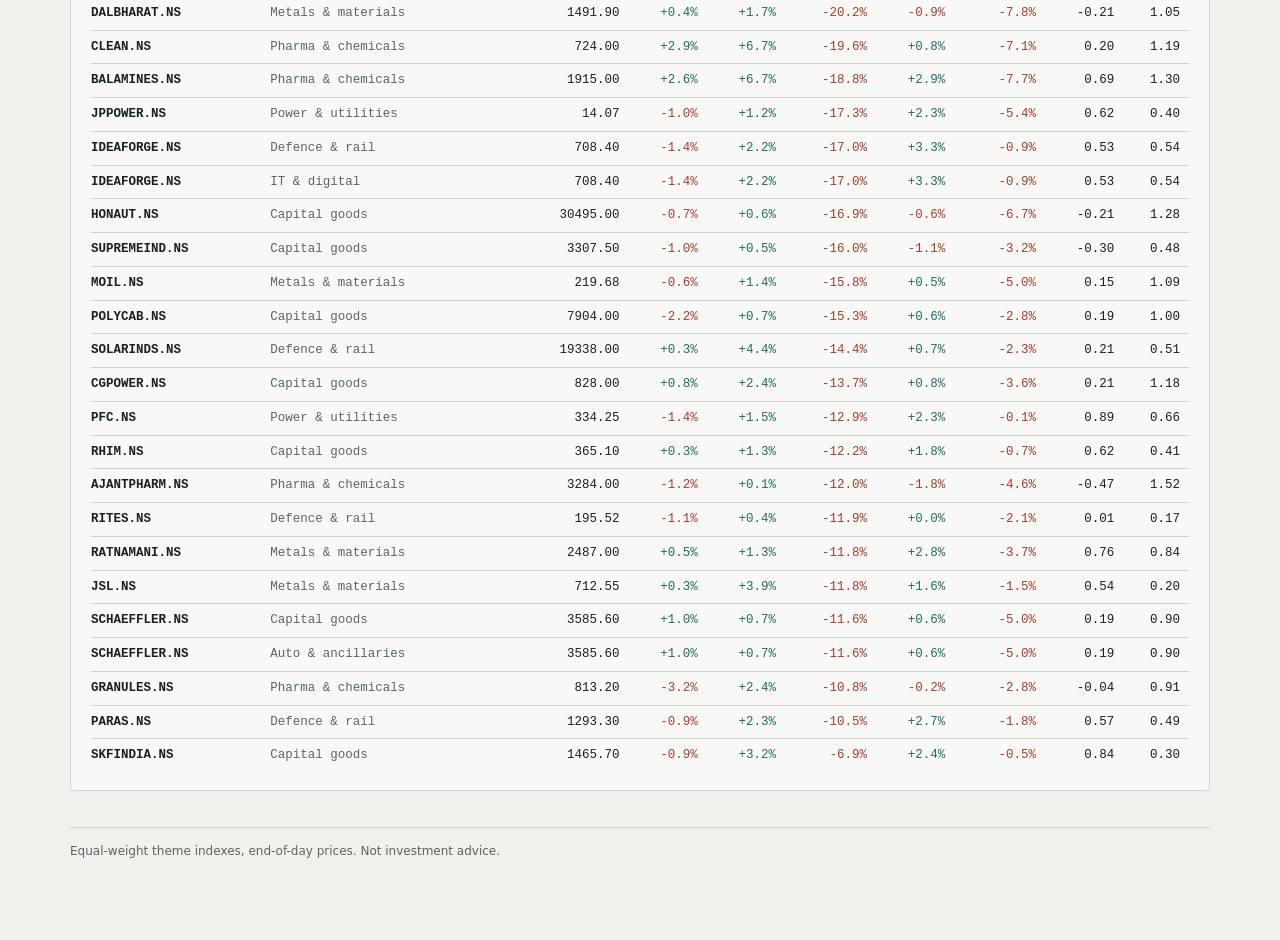
<file: docs/themes.html>
<!DOCTYPE html>
<html lang="en">
<head>
<meta charset="utf-8">
<meta name="viewport" content="width=device-width,initial-scale=1,viewport-fit=cover">
<meta name="theme-color" content="#EFF1EC" media="(prefers-color-scheme: light)">
<meta name="theme-color" content="#121714" media="(prefers-color-scheme: dark)">
<meta name="apple-mobile-web-app-capable" content="yes">
<meta name="apple-mobile-web-app-title" content="Cycles">
<link rel="manifest" href="manifest.webmanifest">
<link rel="icon" href="icon.svg" type="image/svg+xml">
<link rel="apple-touch-icon" href="icon.svg">
<title>Theme detail</title>
<link rel="stylesheet" href="style.css">
</head>
<body>
<div class="wrap">

<nav>
  <a href="index.html">Overview</a>
  <a href="themes.html" class="active">Theme detail</a>
</nav>

<header>
  <h1>Theme detail</h1>
  <div class="sub" id="stamp">Loading…</div>
</header>

<div id="market-chips" class="chips"></div>
<div id="warnings"></div>

<div id="filter" class="chips"></div>
<div id="themes"></div>

<div class="card">
  <h2>Pullbacks into rising averages</h2>
  <p class="hint">Above a rising 50-day, lower on the week, within one ATR of a rising
  average. Trend intact, price came back to you. Strongest relative strength first.</p>
  <div class="scroll"><table id="pullback"></table></div>
</div>

<div class="card">
  <h2>Rallies into falling averages</h2>
  <p class="hint">Below a falling 50-day but higher on the week. A bounce inside a downtrend,
  and the most common trap a momentum screen walks into. Shown so you recognise these, not
  buy them. Weakest relative strength first.</p>
  <div class="scroll"><table id="rally"></table></div>
</div>

<footer>Equal-weight theme indexes, end-of-day prices. Not investment advice.</footer>

</div>
<script src="app.js"></script>
<script>
let zoneFilter = 'all';

function driversTable(rows) {
  if (!rows || !rows.length) return '<p class="hint">No member data.</p>';
  const head = `<thead><tr><th>#</th><th>Ticker</th><th class="num">Close</th>
    <th class="num">1W</th><th class="num">1M</th><th class="num">3M</th>
    <th class="num">RS 1M</th><th class="num">Contrib</th><th class="num">50d</th>
    <th class="num">Ext</th><th class="num">RVol</th><th>State</th><th>Basket</th>
    </tr></thead>`;
  return `<table>${head}<tbody>` + rows.map(m => `<tr>
    <td data-sort="${m.driver_rank}">${m.driver_rank}</td>
    <td data-sort="${m.ticker}"><strong>${m.ticker}</strong></td>
    <td class="num" data-sort="${m.close ?? ''}">${num(m.close)}</td>
    <td class="num ${cls(m.ret_1w)}" data-sort="${m.ret_1w ?? ''}">${sgn(m.ret_1w)}</td>
    <td class="num ${cls(m.ret_1m)}" data-sort="${m.ret_1m ?? ''}">${sgn(m.ret_1m)}</td>
    <td class="num ${cls(m.ret_3m)}" data-sort="${m.ret_3m ?? ''}">${sgn(m.ret_3m)}</td>
    <td class="num ${cls(m.rs_1m)}" data-sort="${m.rs_1m ?? ''}">${sgn(m.rs_1m)}</td>
    <td class="num ${cls(m.contribution_1m)}" data-sort="${m.contribution_1m ?? ''}">${sgn(m.contribution_1m, 2)}</td>
    <td class="num ${cls(m.dist_50d)}" data-sort="${m.dist_50d ?? ''}">${sgn(m.dist_50d)} <span class="muted">${arrow(m.rising_50d)}</span></td>
    <td class="num" data-sort="${m.atr_extension ?? ''}">${num(m.atr_extension, 1)}</td>
    <td class="num" data-sort="${m.rel_volume ?? ''}">${num(m.rel_volume)}</td>
    <td data-sort="${m.setup ?? ''}"><span class="tag s-${m.setup}">${m.setup ?? '—'}</span></td>
    <td data-sort="${m.in_basket ? 1 : 0}">${m.in_basket ? '<span class="tag s-pullback">held</span>' : ''}</td>
    </tr>`).join('') + '</tbody></table>';
}

function basketTable(members) {
  const held = (members || []).filter(m => m.in_basket).sort((a, b) => a.basket_rank - b.basket_rank);
  if (!held.length) return '';
  return `<h2 style="margin-top:20px">Held basket</h2><div class="scroll"><table>
    <thead><tr><th>#</th><th>Ticker</th><th>Tier</th><th class="num">Weight</th>
    <th class="num">1M</th><th class="num">RS 1M</th><th class="num">Ext</th>
    <th>State</th><th class="num">Rev gr</th><th class="num">ROCE</th></tr></thead><tbody>` +
    held.map(m => `<tr><td>${m.basket_rank}</td><td><strong>${m.ticker}</strong></td>
      <td><span class="tag ${m.tier === 'T1' ? 's-pullback' : 's-trend'}">${m.tier}</span></td>
      <td class="num">${pct(m.weight)}</td>
      <td class="num ${cls(m.ret_1m)}">${sgn(m.ret_1m)}</td>
      <td class="num ${cls(m.rs_1m)}">${sgn(m.rs_1m)}</td>
      <td class="num">${num(m.atr_extension, 1)}</td>
      <td><span class="tag s-${m.setup}">${m.setup ?? '—'}</span></td>
      <td class="num ${cls(m.revenue_growth)}">${sgn(m.revenue_growth)}</td>
      <td class="num">${pct(m.roce)}</td></tr>`).join('') +
    `</tbody></table></div>
     <p class="hint" style="margin-top:10px">Tier 1 holds 70% of this theme's sleeve across the
     top four names, tier 2 the remaining 30%. Entered and exited as one basket.</p>`;
}

function scanTable(el, rows) {
  const cols = [['ticker', 'Symbol'], ['theme', 'Theme'], ['close', 'Close'],
    ['ret_1d', '1D'], ['ret_1w', '1W'], ['rs_1m', 'RS 1M'],
    ['dist_20d', '20d'], ['dist_50d', '50d'], ['atr_extension', 'Ext'], ['rel_volume', 'RVol']];
  if (!rows || !rows.length) {
    el.innerHTML = '<tbody><tr><td class="muted">Nothing matches today.</td></tr></tbody>';
    return;
  }
  const pctCols = new Set(['ret_1d', 'ret_1w', 'rs_1m', 'dist_20d', 'dist_50d']);
  el.innerHTML = '<thead><tr>' + cols.map(([k, l], i) =>
      `<th class="${i > 1 ? 'num' : ''}">${l}</th>`).join('') + '</tr></thead><tbody>' +
    rows.map(r => '<tr>' + cols.map(([k]) => {
      const v = r[k];
      if (k === 'ticker') return `<td data-sort="${v}"><strong>${v}</strong></td>`;
      if (k === 'theme') return `<td data-sort="${v}" class="muted">${v}</td>`;
      if (pctCols.has(k)) return `<td class="num ${cls(v)}" data-sort="${v ?? ''}">${sgn(v)}</td>`;
      return `<td class="num" data-sort="${v ?? ''}">${num(v, 2)}</td>`;
    }).join('') + '</tr>').join('') + '</tbody>';
  makeSortable(el);
}

async function render() {
  const d = await loadMarket(market);
  stamp(d);
  const ez = d.config.entry_zone ?? 25, xz = d.config.exit_zone ?? 75;

  const counts = {};
  Object.values(d.themes).forEach(t => counts[t.zone || 'neutral'] = (counts[t.zone || 'neutral'] || 0) + 1);
  document.getElementById('filter').innerHTML =
    [['all', 'All'], ['leading', 'Leading'], ['building', 'Building'],
     ['neutral', 'Neutral'], ['avoid', 'Avoid']]
    .filter(([k]) => k === 'all' || counts[k])
    .map(([k, l]) => `<button class="chip" aria-pressed="${k === zoneFilter}" data-z="${k}">${l}${
      k === 'all' ? '' : ` ${counts[k]}`}</button>`).join('');
  document.querySelectorAll('#filter .chip').forEach(b => b.onclick = () => {
    zoneFilter = b.dataset.z;
    document.querySelectorAll('#filter .chip').forEach(x =>
      x.setAttribute('aria-pressed', x.dataset.z === zoneFilter));
    paint(d, ez, xz);
  });

  paint(d, ez, xz);
  scanTable(document.getElementById('pullback'), d.scans?.pullback);
  scanTable(document.getElementById('rally'), d.scans?.rally_weak);

  if (location.hash) {
    const el = document.getElementById(decodeURIComponent(location.hash.slice(1)));
    if (el) el.scrollIntoView({ behavior: 'smooth', block: 'start' });
  }
}

function paint(d, ez, xz) {
  const entries = Object.entries(d.themes)
    .filter(([, t]) => zoneFilter === 'all' || (t.zone || 'neutral') === zoneFilter)
    .sort((a, b) => (a[1].rank ?? 99) - (b[1].rank ?? 99));

  document.getElementById('themes').innerHTML = entries.map(([name, t]) => {
    const g = t.group || {};
    const zc = t.zone === 'leading' ? 'zone-lead' : t.zone === 'building' ? 'zone-build'
             : t.zone === 'avoid' ? 'zone-avoid' : 'zone-neutral';
    return `
    <div class="card ${zc}" id="${name}" style="border-left-width:4px">
      <h2>#${t.rank ?? '—'} · ${name} · score ${num(t.score, 0)}
        ${t.in_cycle ? '· in cycle since ' + t.entry_date : ''}</h2>
      <p class="hint">${t.reason ?? ''} ·
        oscillator <strong>${t.oscillator_now ?? '—'}</strong>${
          t.osc_slope == null ? '' : ` (${t.osc_slope >= 0 ? '+' : ''}${num(t.osc_slope, 0)} in a month)`} ·
        ${g.pct_above_50d ?? '—'}% of ${g.members ?? '—'} members above their 50-day ·
        group 1M ${sgn(g.ret_1m)} (RS ${sgn(g.rs_1m)})</p>
      ${oscChart(t.oscillator_series, t.signals, ez, xz)}
      <div class="legend">
        <span><span class="dot" style="background:#1F6F5C"></span>Entry</span>
        <span><span class="dot" style="background:#A63D2F"></span>Exit</span>
      </div>
      <div style="margin-top:16px">${ribbon(t.cycles)}</div>
      ${basketTable(t.members)}
      <h2 style="margin-top:20px">Top ${(t.drivers || []).length} drivers</h2>
      <p class="hint">The names actually moving this sector, ranked by their contribution to
      the group's one-month move. <strong>Contrib</strong> is that member's share of the
      equal-weight index return. <strong>Ext</strong> is ATRs above the 20-day; 3 or more
      means a new entry would be chasing.</p>
      <div class="scroll">${driversTable(t.drivers)}</div>
    </div>`;
  }).join('') || '<div class="card"><p class="hint">No sectors in this zone.</p></div>';

  document.querySelectorAll('#themes table').forEach(makeSortable);
}

marketChips(() => render().catch(showErr));
function showErr(e) {
  document.getElementById('stamp').textContent = 'No data loaded';
  document.querySelectorAll('.card').forEach(c => c.style.display = 'none');
  document.getElementById('themes').innerHTML = failureHtml(e, market);
  document.getElementById('themes').querySelectorAll('.card').forEach(c => c.style.display = '');
}
render().catch(showErr);
</script>
</body>
</html>
</file>
<file: docs/style.css>
:root{
  --paper:#EFF1EC; --card:#F8F9F6; --ink:#18211D; --ink-2:#5A665F;
  --rule:#CDD3CB; --long:#1F6F5C; --short:#A63D2F; --band:#D4A843;
  --mono:ui-monospace,SFMono-Regular,"SF Mono",Menlo,Consolas,monospace;
  --sans:system-ui,-apple-system,"Segoe UI",Roboto,sans-serif;
}
@media(prefers-color-scheme:dark){
  :root{--paper:#121714;--card:#182019;--ink:#E6EAE5;--ink-2:#8B978F;
        --rule:#2C3730;--long:#4FBF9E;--short:#E0715E;}
}
*{box-sizing:border-box}
html{-webkit-text-size-adjust:100%}
body{margin:0;background:var(--paper);color:var(--ink);font-family:var(--sans);
     font-size:15px;line-height:1.5;-webkit-font-smoothing:antialiased}
.wrap{max-width:1180px;margin:0 auto;padding:26px 20px 80px}

nav{display:flex;gap:2px;margin-bottom:22px;border-bottom:1px solid var(--rule)}
nav a{font-family:var(--mono);font-size:12.5px;letter-spacing:.03em;padding:9px 14px;
      color:var(--ink-2);text-decoration:none;border-bottom:2px solid transparent;margin-bottom:-1px}
nav a:hover{color:var(--ink)}
nav a.active{color:var(--ink);border-bottom-color:var(--ink);font-weight:600}

header{margin-bottom:22px}
h1{font-size:25px;font-weight:700;letter-spacing:-.02em;margin:0 0 5px}
.sub{font-family:var(--mono);font-size:11.5px;color:var(--ink-2);letter-spacing:.04em}
.sub b{color:var(--ink);font-weight:600}

.warn{border-left:3px solid var(--band);padding:11px 15px;background:rgba(212,168,67,.09);
      border-radius:0 3px 3px 0;font-size:13.5px;margin-bottom:20px}
.warn ul{margin:6px 0 0;padding-left:18px}

.stats{display:flex;flex-wrap:wrap;border:1px solid var(--rule);border-radius:4px;
       background:var(--card);margin-bottom:18px;overflow:hidden}
.stat{flex:1 1 140px;padding:14px 16px;border-right:1px solid var(--rule)}
.stat:last-child{border-right:none}
.stat .k{font-family:var(--mono);font-size:10px;letter-spacing:.08em;
         text-transform:uppercase;color:var(--ink-2);margin-bottom:4px}
.stat .v{font-family:var(--mono);font-size:21px;font-weight:600;letter-spacing:-.01em}

.card{background:var(--card);border:1px solid var(--rule);border-radius:4px;
      padding:18px 20px;margin-bottom:16px}
.card h2{font-size:11.5px;font-family:var(--mono);letter-spacing:.09em;text-transform:uppercase;
         color:var(--ink-2);margin:0 0 6px;font-weight:600}
.card .hint{font-size:12.5px;color:var(--ink-2);margin:0 0 14px}

table{width:100%;border-collapse:collapse;font-family:var(--mono);font-size:12.5px}
th{text-align:left;font-size:10px;letter-spacing:.06em;text-transform:uppercase;
   color:var(--ink-2);font-weight:600;padding:0 9px 7px 0;border-bottom:1px solid var(--rule);
   cursor:pointer;white-space:nowrap;user-select:none}
th:hover{color:var(--ink)}
th.sorted::after{content:" ▾";color:var(--band)}
th.sorted.asc::after{content:" ▴"}
td{padding:7px 9px 7px 0;border-bottom:1px solid var(--rule);white-space:nowrap}
tr:last-child td{border-bottom:none}
tbody tr.clickable{cursor:pointer}
tbody tr.clickable:hover{background:rgba(127,127,127,.06)}
.num{text-align:right;font-variant-numeric:tabular-nums}
.pos{color:var(--long)} .neg{color:var(--short)} .muted{color:var(--ink-2)}
.tag{display:inline-block;font-size:9.5px;letter-spacing:.05em;padding:1px 6px;
     border-radius:2px;border:1px solid currentColor;text-transform:uppercase}
.s-pullback{color:var(--long)} .s-trend{color:var(--ink-2)}
.s-extended{color:var(--band)} .s-broken,.s-rally_weak{color:var(--short)}
.s-neutral{color:var(--ink-2);opacity:.6}

.rsbar{position:relative;height:13px;background:rgba(127,127,127,.1);border-radius:2px;min-width:90px}
.rsbar i{position:absolute;top:0;height:100%;border-radius:2px}
.rsbar .mid{position:absolute;top:-2px;bottom:-2px;width:1px;background:var(--ink-2);opacity:.5}

.ribbon{display:flex;gap:3px;padding-bottom:20px}
.seg{flex:1;min-width:0;height:34px;border-radius:2px;position:relative;
     display:flex;align-items:center;justify-content:center;font-family:var(--mono);
     font-size:10.5px;color:#fff;font-weight:600}
.seg small{position:absolute;bottom:-16px;left:0;font-size:9px;color:var(--ink-2);font-weight:400}

.chips{display:flex;gap:4px;flex-wrap:wrap;margin-bottom:16px}
.chip{font-family:var(--mono);font-size:12px;padding:7px 13px;border:1px solid var(--rule);
      background:transparent;color:var(--ink-2);border-radius:3px;cursor:pointer}
.chip:hover{border-color:var(--ink-2);color:var(--ink)}
.chip[aria-pressed=true]{background:var(--ink);border-color:var(--ink);color:var(--paper)}
.chip:focus-visible{outline:2px solid var(--band);outline-offset:2px}

svg{display:block;width:100%;height:auto}
.detail{background:rgba(127,127,127,.05)}
.detail td{padding:0}
.detail table{margin:8px 0 12px 16px;width:calc(100% - 16px)}
.legend{display:flex;gap:16px;flex-wrap:wrap;font-family:var(--mono);font-size:10.5px;
        color:var(--ink-2);margin-top:9px}
.dot{display:inline-block;width:8px;height:8px;border-radius:50%;margin-right:4px}
footer{margin-top:36px;padding-top:14px;border-top:1px solid var(--rule);
       font-size:12px;color:var(--ink-2)}
.scroll{overflow-x:auto;-webkit-overflow-scrolling:touch}
@media(max-width:640px){.wrap{padding:16px 12px 60px}.stat{flex:1 1 50%}h1{font-size:20px}}
pre.cmd{font-family:var(--mono);font-size:12.5px;background:rgba(127,127,127,.1);
        border:1px solid var(--rule);border-radius:3px;padding:10px 12px;
        margin:8px 0;overflow-x:auto;user-select:all}
code{font-family:var(--mono);font-size:.92em;background:rgba(127,127,127,.12);
     padding:1px 4px;border-radius:2px}

/* ---- zones ------------------------------------------------------------- */
:root{--lead:#1F6F5C; --build:#B8860B; --avoidc:#A63D2F;}
@media(prefers-color-scheme:dark){:root{--lead:#4FBF9E;--build:#D4A843;--avoidc:#E0715E;}}

.zone{border:1px solid var(--rule);border-radius:4px;margin-bottom:16px;overflow:hidden;
      background:var(--card)}
.zone>.head{padding:13px 18px;display:flex;align-items:baseline;gap:12px;flex-wrap:wrap;
            border-bottom:1px solid var(--rule)}
.zone>.head h2{margin:0;font-size:12px;font-family:var(--mono);letter-spacing:.09em;
               text-transform:uppercase;font-weight:700}
.zone>.head .n{font-family:var(--mono);font-size:11px;color:var(--ink-2)}
.zone>.head .what{font-size:12.5px;color:var(--ink-2);flex-basis:100%;line-height:1.45}
.zone-lead{border-left:4px solid var(--lead)}
.zone-lead>.head{background:rgba(31,111,92,.09)} .zone-lead h2{color:var(--lead)}
.zone-build{border-left:4px solid var(--build)}
.zone-build>.head{background:rgba(184,134,11,.10)} .zone-build h2{color:var(--build)}
.zone-avoid{border-left:4px solid var(--avoidc)}
.zone-avoid>.head{background:rgba(166,61,47,.09)} .zone-avoid h2{color:var(--avoidc)}
.zone-neutral{border-left:4px solid var(--rule)}
.zone .body{padding:4px 18px 14px}
.zrow{display:flex;align-items:center;gap:14px;padding:11px 0;
      border-bottom:1px solid var(--rule);flex-wrap:wrap}
.zrow:last-child{border-bottom:none}
.zrow .nm{font-weight:600;min-width:150px;flex:0 0 auto}
.zrow .sc{font-family:var(--mono);font-size:19px;font-weight:600;min-width:52px;text-align:right}
.zrow .why{font-size:12.5px;color:var(--ink-2);flex:1 1 220px}
.zrow .mets{font-family:var(--mono);font-size:11.5px;color:var(--ink-2);
            display:flex;gap:13px;flex-wrap:wrap}
.zrow a{color:inherit;text-decoration:none}
.zrow a:hover .nm{text-decoration:underline}

/* ---- picks ------------------------------------------------------------- */
.picks{display:grid;grid-template-columns:repeat(auto-fit,minmax(198px,1fr));gap:11px}
.pick{border:1px solid var(--rule);border-radius:4px;padding:14px 15px;background:var(--card);
      border-top:3px solid var(--lead)}
.pick .r{font-family:var(--mono);font-size:10px;color:var(--ink-2);letter-spacing:.08em}
.pick .tk{font-size:17px;font-weight:700;margin:3px 0 1px;letter-spacing:-.01em}
.pick .th{font-size:11.5px;color:var(--ink-2);margin-bottom:10px}
.pick dl{margin:0;font-family:var(--mono);font-size:11.5px;display:grid;
         grid-template-columns:auto 1fr;gap:3px 10px}
.pick dt{color:var(--ink-2)} .pick dd{margin:0;text-align:right}
.bar{height:4px;background:rgba(127,127,127,.18);border-radius:2px;margin:9px 0 3px;overflow:hidden}
.bar i{display:block;height:100%;background:var(--lead);border-radius:2px}

/* ---- technical setups -------------------------------------------------- */
.sig-breakout{color:var(--lead)} .sig-pullback{color:var(--lead)}
.sig-squeeze{color:var(--build)} .sig-reclaim{color:var(--ink-2)}
.rrbar{display:inline-flex;align-items:center;gap:0;height:12px;min-width:74px;
       border-radius:2px;overflow:hidden;vertical-align:middle}
.rrbar .risk{background:var(--short);height:100%}
.rrbar .rew{background:var(--lead);height:100%}
.trade{font-family:var(--mono);font-size:11.5px;white-space:nowrap}
.trade b{font-weight:600}
.trade .st{color:var(--short)} .trade .tg{color:var(--lead)}
.qbadge{display:inline-block;font-family:var(--mono);font-size:11px;font-weight:600;
        padding:1px 6px;border-radius:2px;background:rgba(127,127,127,.14)}

/* ---- per-sector pick lists inside a zone block -------------------------- */
.zrow{align-items:flex-start}
.zsec{border-bottom:1px solid var(--rule);padding:12px 0}
.zsec:last-child{border-bottom:none}
.zhead{display:flex;align-items:center;gap:14px;flex-wrap:wrap;cursor:pointer}
.zhead .nm{font-weight:600;min-width:150px}
.zhead .sc{font-family:var(--mono);font-size:19px;font-weight:600;min-width:46px;text-align:right}
.zhead .why{font-size:12.5px;color:var(--ink-2);flex:1 1 200px}
.zhead .mets{font-family:var(--mono);font-size:11.5px;color:var(--ink-2);display:flex;gap:13px;flex-wrap:wrap}
.zhead .caret{font-family:var(--mono);font-size:11px;color:var(--ink-2);width:12px}
.zhead:hover .nm{text-decoration:underline}
.zpicks{margin-top:11px;overflow-x:auto}
.zpicks table{width:100%;font-size:12px}
.zpicks th{font-size:9.5px;padding-bottom:6px}
.zpicks td{padding:6px 9px 6px 0}
.zpicks .lead-cell{font-weight:700}
.zpicks tr.has-tech td{background:rgba(31,111,92,.06)}
.picknote{font-size:11.5px;color:var(--ink-2);margin:7px 0 0}
.nobuy{font-size:12.5px;color:var(--ink-2);margin:9px 0 0;font-style:italic}

/* ---- freshness indicator ------------------------------------------------ */
.sub{display:flex;align-items:center;gap:0;flex-wrap:wrap}
.sub .dim{color:var(--ink-2);opacity:.85}
.freshdot{display:inline-block;width:8px;height:8px;border-radius:50%;
          margin-right:7px;flex:0 0 auto}
.fresh-ok{background:var(--lead);box-shadow:0 0 0 3px rgba(31,111,92,.16)}
.fresh-warn{background:var(--build);box-shadow:0 0 0 3px rgba(184,134,11,.16)}
.fresh-bad{background:var(--short);box-shadow:0 0 0 3px rgba(166,61,47,.16)}
.stale-unknown{background:var(--ink-2)}
.warn-bad{border-left-color:var(--short);background:rgba(166,61,47,.08)}

/* ---- phone / home-screen ------------------------------------------------ */
:root{padding-top:env(safe-area-inset-top,0px);padding-bottom:env(safe-area-inset-bottom,0px)}
html{scroll-padding-top:env(safe-area-inset-top,0px)}
@media(max-width:700px){
  .zhead{gap:8px}
  .zhead .nm{min-width:0;flex:1 1 60%}
  .zhead .sc{min-width:38px;font-size:17px}
  .zhead .why{flex-basis:100%;order:5;font-size:12px}
  .zhead .mets{flex-basis:100%;order:6;gap:10px;font-size:11px}
  .zone>.head{padding:11px 13px}
  .zone .body{padding:2px 13px 12px}
  .picks{grid-template-columns:1fr 1fr;gap:8px}
  .pick{padding:11px 12px}
  .pick .tk{font-size:15px}
  .zpicks table,table{font-size:11.5px}
  td,th{padding-right:7px}
  .card{padding:14px 13px}
  .chips{gap:3px}
  .chip{padding:6px 10px;font-size:11.5px}
  nav a{padding:8px 11px;font-size:12px}
}
@media(max-width:430px){
  .picks{grid-template-columns:1fr}
  .stat{flex:1 1 100%;border-right:none;border-bottom:1px solid var(--rule)}
  .stat:last-child{border-bottom:none}
}

/* ---- quality + forward ---------------------------------------------------- */
.qbar{display:flex;flex-wrap:wrap;gap:6px 14px;align-items:center;font-size:12.5px;
      padding:10px 14px;border:1px solid var(--rule);border-radius:4px;background:var(--card);
      margin-bottom:16px}
.qbar b{font-family:var(--mono);font-size:10.5px;letter-spacing:.08em;text-transform:uppercase;color:var(--ink-2)}
.qbar .ok{color:var(--lead);font-family:var(--mono);font-size:12px}
.qbar .off{color:var(--ink-2);font-family:var(--mono);font-size:12px;text-decoration:line-through}
.fwd{font-size:11px;color:var(--ink-2);margin-top:8px;line-height:1.4}
.cov{display:inline-block;font-family:var(--mono);font-size:9.5px;padding:1px 5px;border-radius:2px;
     letter-spacing:.04em;text-transform:uppercase;border:1px solid currentColor}
.cov-high{color:var(--lead)} .cov-medium{color:var(--build)} .cov-low,.cov-none{color:var(--ink-2)}
.fscore{font-family:var(--mono);font-weight:600}
</file>
